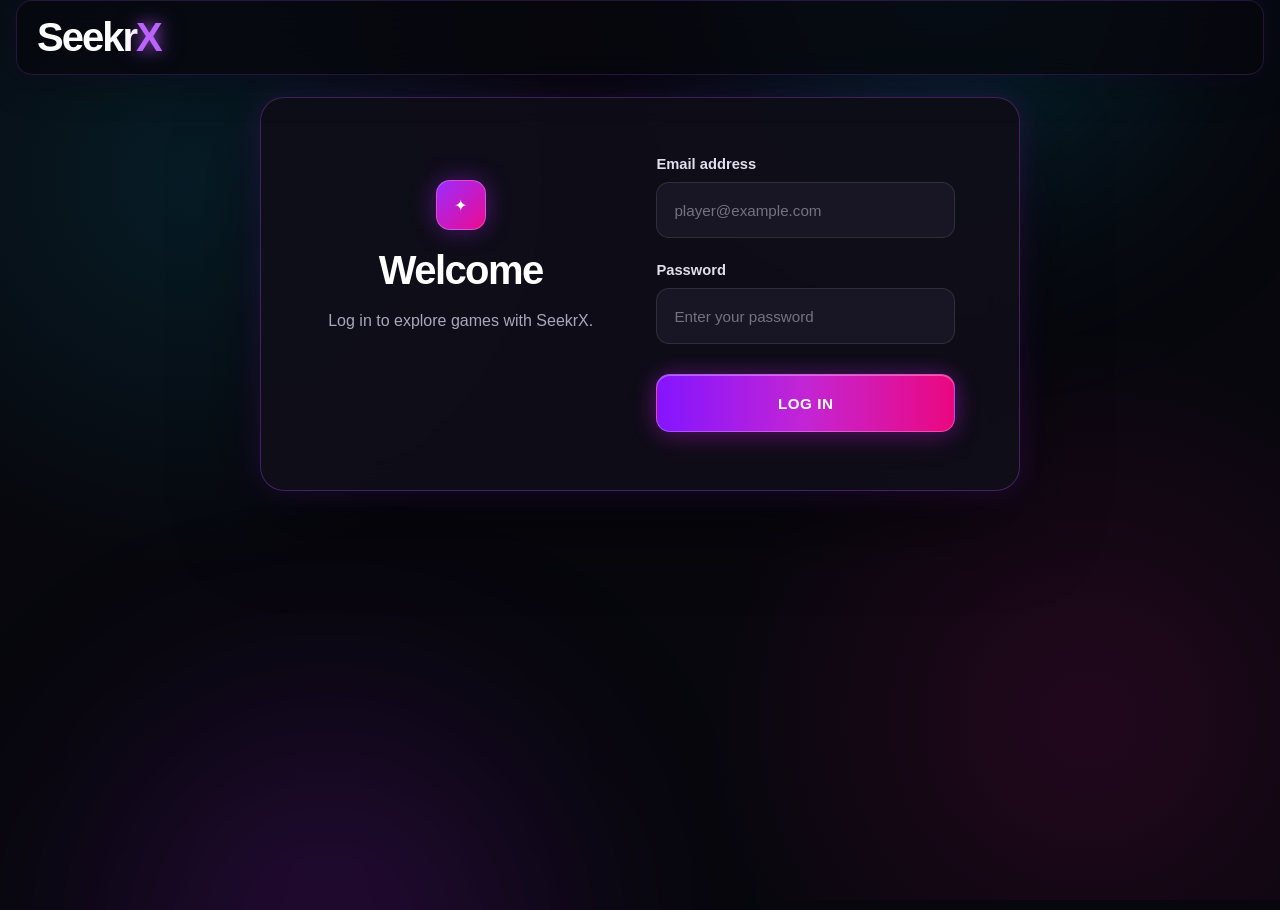
<file: src/index.html>
<!DOCTYPE html>
<html lang="en">
<head>
    <meta charset="UTF-8">
    <meta name="viewport" content="width=device-width, initial-scale=1.0">

    <title>SeekrX</title>

    <meta
        http-equiv="refresh"
        content="0; url=./front-end/pages/login-page/login.html"
    >
</head>

<body>
    <p>
        Loading…
        <a href="./front-end/pages/login-page/login.html">
            Click here if nothing happens.
        </a>
    </p>
</body>
</html>
</file>
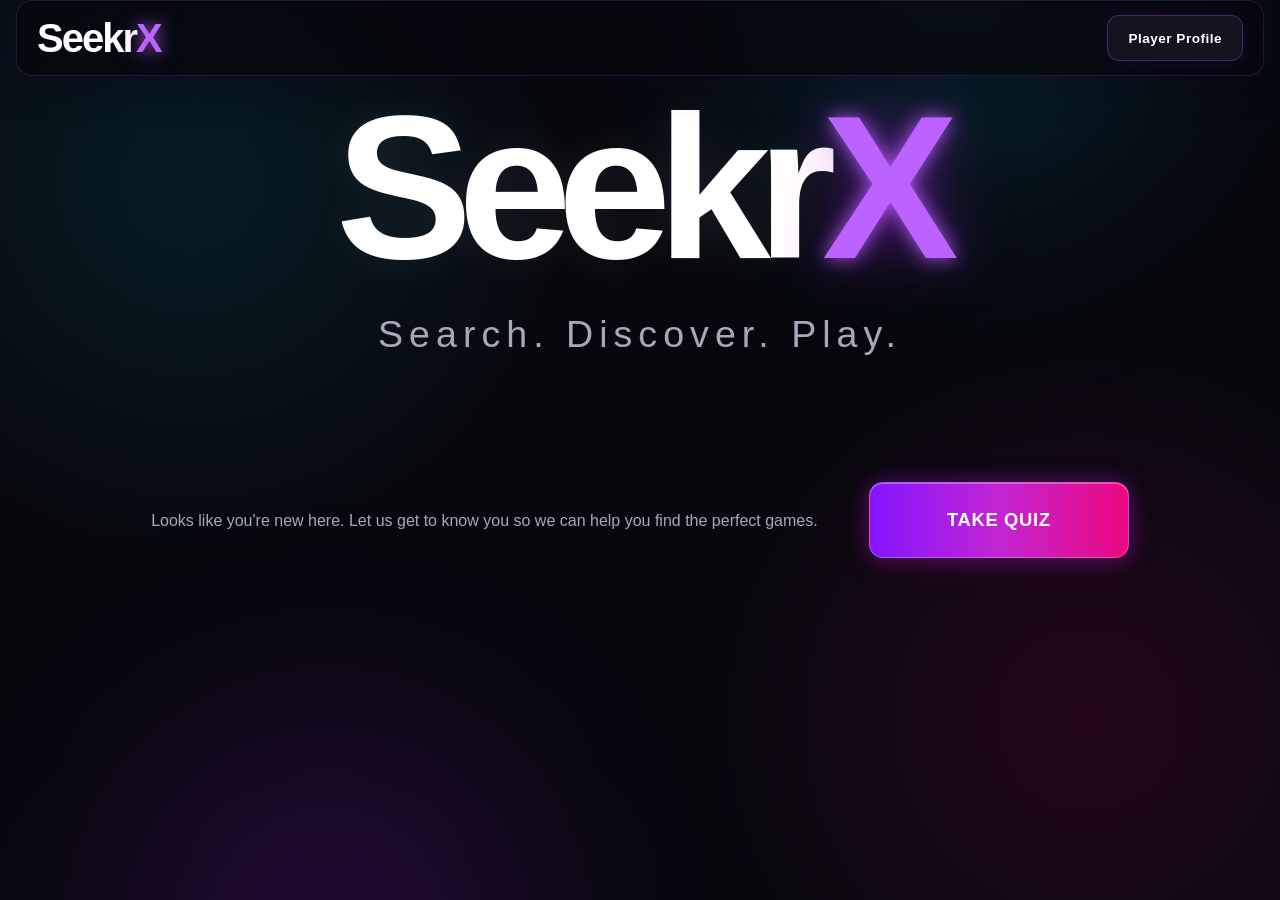
<file: src/front-end/pages/home-page/home.html>
<!DOCTYPE html>
<html lang="en">

<head>
    <meta charset="UTF-8">
    <meta
        name="viewport"
        content="width=device-width, initial-scale=1.0"
    >

    <title>Home | SeekrX</title>

    <link rel="stylesheet" href="../../common/styles/global.css">
    <link rel="stylesheet" href="./home.css">
</head>

<body>
    <div class="background-glow glow-one"></div>
    <div class="background-glow glow-two"></div>

    <div id="header-container"></div>

    <main class="home-main">
        <section class="hero" aria-labelledby="hero-title">
            <div class="hero-brand">
                <h1 id="hero-title" class="hero-title">Seekr<span>X</span></h1>
                <p class="hero-slogan">Search. Discover. Play.</p>
            </div>

            <div class="new-user-prompt">
                <p>Looks like you're new here. Let us get to know you so we can help you find the perfect games.</p>
                <a href="../quiz-page/quiz.html" class="primary-button quiz-button">
                    Take Quiz
                </a>
            </div>

            <div class="returning-user-prompt" hidden>
                <h2>Recommendations</h2>
                <p class="recommendations-intro">Games ranked for your player profile.</p>
                <p id="recommendation-status" class="recommendation-status">Finding your matches...</p>
                <div id="recommendation-grid" class="recommendation-grid"></div>
            </div>
        </section>
    </main>

    <script
        type="module"
        src="../../common/header/header.js"
    ></script>
    <script src="../../../back-end/js/quiz.js"></script>
    <script src="../../../back-end/js/recommend.js"></script>
    <script src="./home.js"></script>
</body>

</html>
</file>
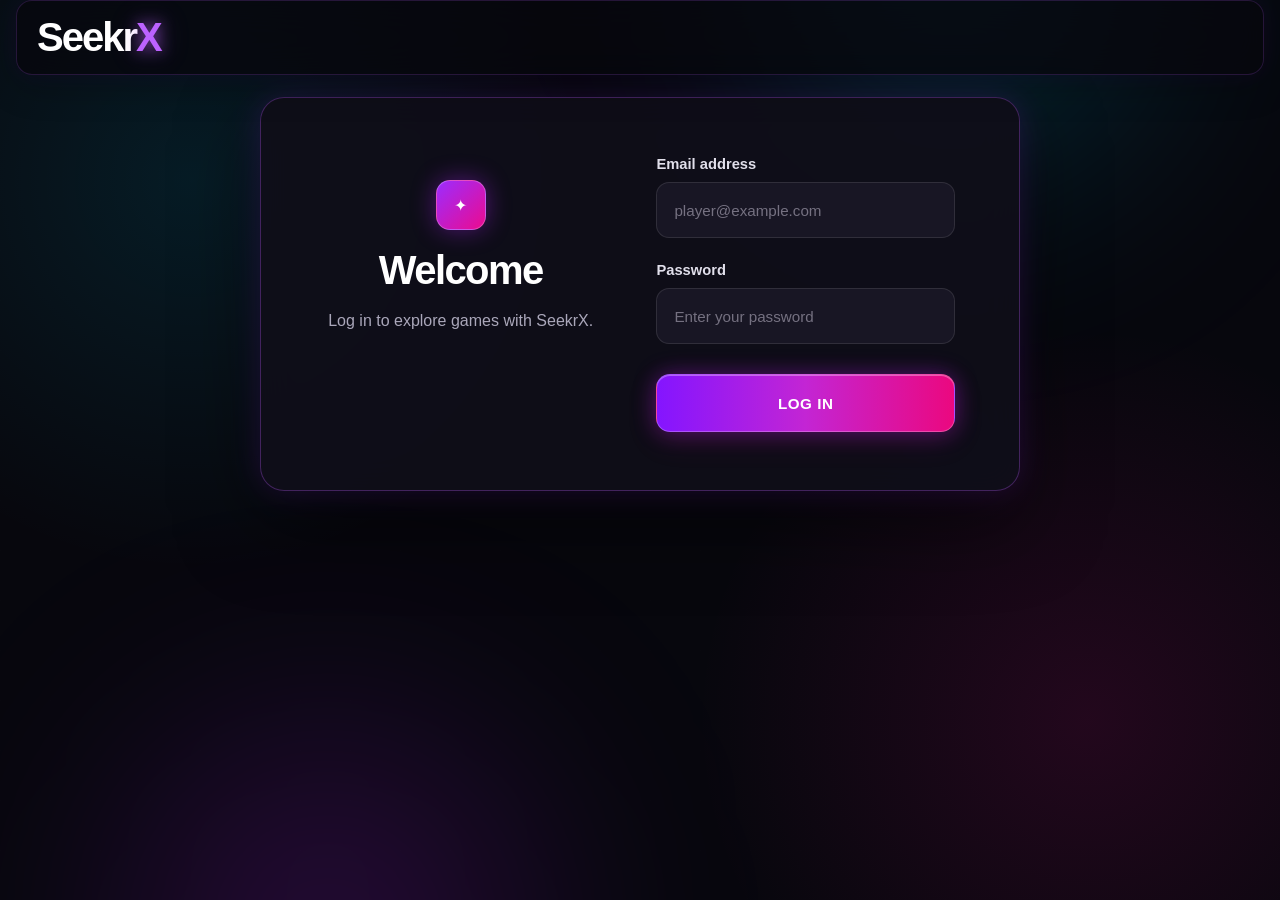
<file: src/front-end/pages/login-page/login.html>
<!DOCTYPE html>
<html lang="en">

<head>
    <meta charset="UTF-8">
    <meta name="viewport" content="width=device-width, initial-scale=1.0">

    <title>Log In | SeekrX</title>

    <link rel="stylesheet" href="../../common/styles/global.css">
    <link rel="stylesheet" href="./login.css">
</head>

<script type="module" src="../../common/header/header.js"></script>

<body>
    <!-- Decorative background glows -->
    <div class="background-glow glow-one"></div>
    <div class="background-glow glow-two"></div>

    <div id="header-container"></div>

    <main class="login-page">
        <section class="login-card">
            <div class="login-heading">
                <div class="login-icon">✦</div>

                <h1>Welcome</h1>

                <p>Log in to explore games with SeekrX.</p>
            </div>

            <!-- Keep your current destination path in the action -->
            <form action="../home-page/home.html" method="get">
                <div class="form-group">
                    <label for="email">Email address</label>

                    <input class="form-input" type="email" id="email" name="email" placeholder="player@example.com"
                        autocomplete="email" required>
                </div>

                <div class="form-group">
                    <label for="password">Password</label>

                    <input class="form-input" type="password" id="password" name="password"
                        placeholder="Enter your password" autocomplete="current-password" required>
                </div>

                <button type="submit" class="primary-button login-button">
                    Log In
                </button>
            </form>
        </section>
    </main>


</body>

</html>
</file>
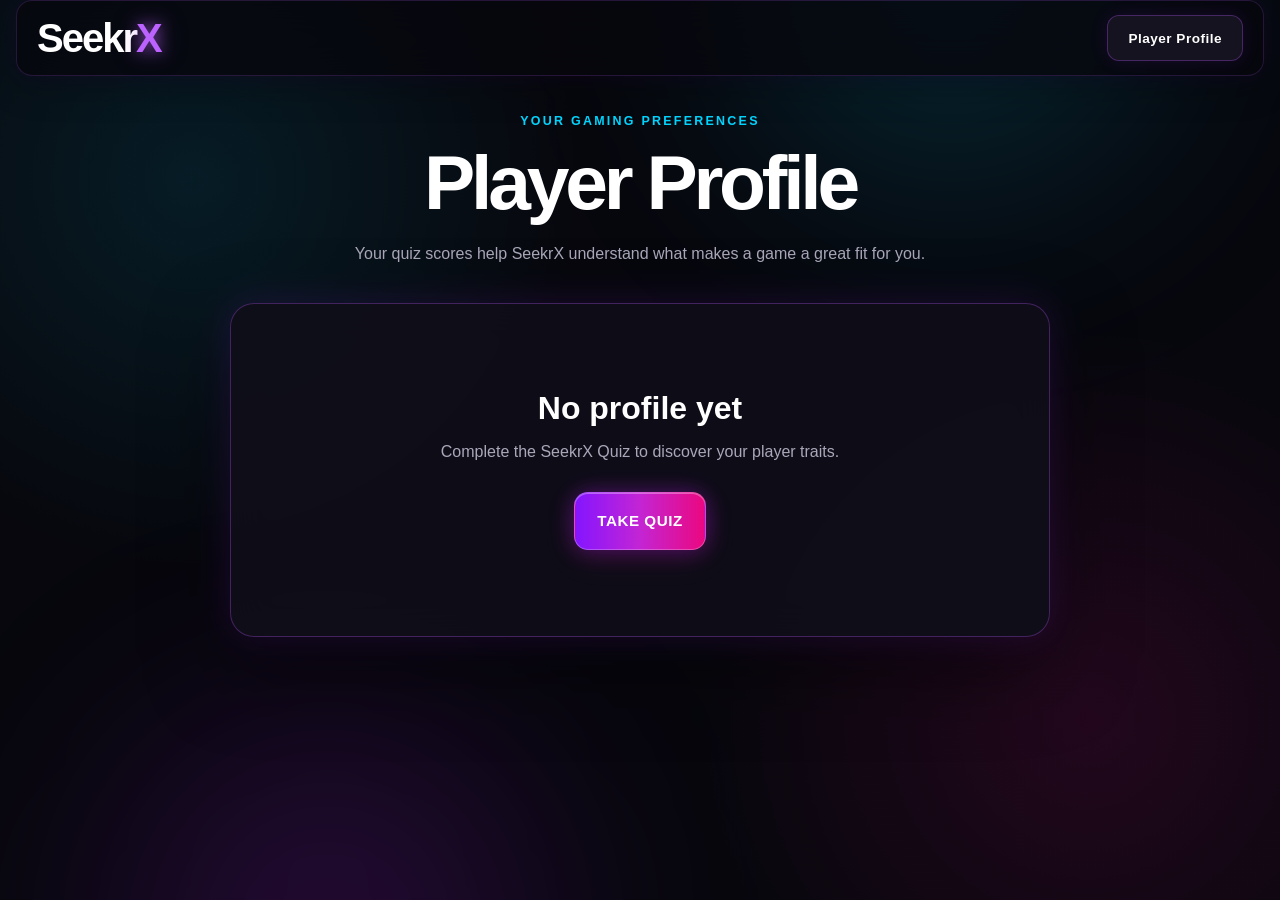
<file: src/front-end/pages/profile-page/profile.html>
<!DOCTYPE html>
<html lang="en">

<head>
    <meta charset="UTF-8">
    <meta name="viewport" content="width=device-width, initial-scale=1.0">

    <title>Player Profile | SeekrX</title>

    <link rel="stylesheet" href="../../common/styles/global.css">
    <link rel="stylesheet" href="./profile.css">
</head>

<body>
    <div class="background-glow glow-one"></div>
    <div class="background-glow glow-two"></div>

    <div id="header-container"></div>

    <main class="profile-page">
        <header class="profile-heading">
            <p class="eyebrow">Your gaming preferences</p>
            <h1>Player Profile</h1>
            <p>Your quiz scores help SeekrX understand what makes a game a great fit for you.</p>
        </header>

        <section class="profile-card" aria-live="polite">
            <div id="profile-results"></div>

            <div id="empty-profile" hidden>
                <h2>No profile yet</h2>
                <p>Complete the SeekrX Quiz to discover your player traits.</p>
                <a class="primary-button" href="../quiz-page/quiz.html">Take Quiz</a>
            </div>
        </section>
    </main>

    <script type="module" src="../../common/header/header.js"></script>
    <script src="../../../back-end/js/quiz.js"></script>
    <script src="./profile.js"></script>
</body>

</html>
</file>
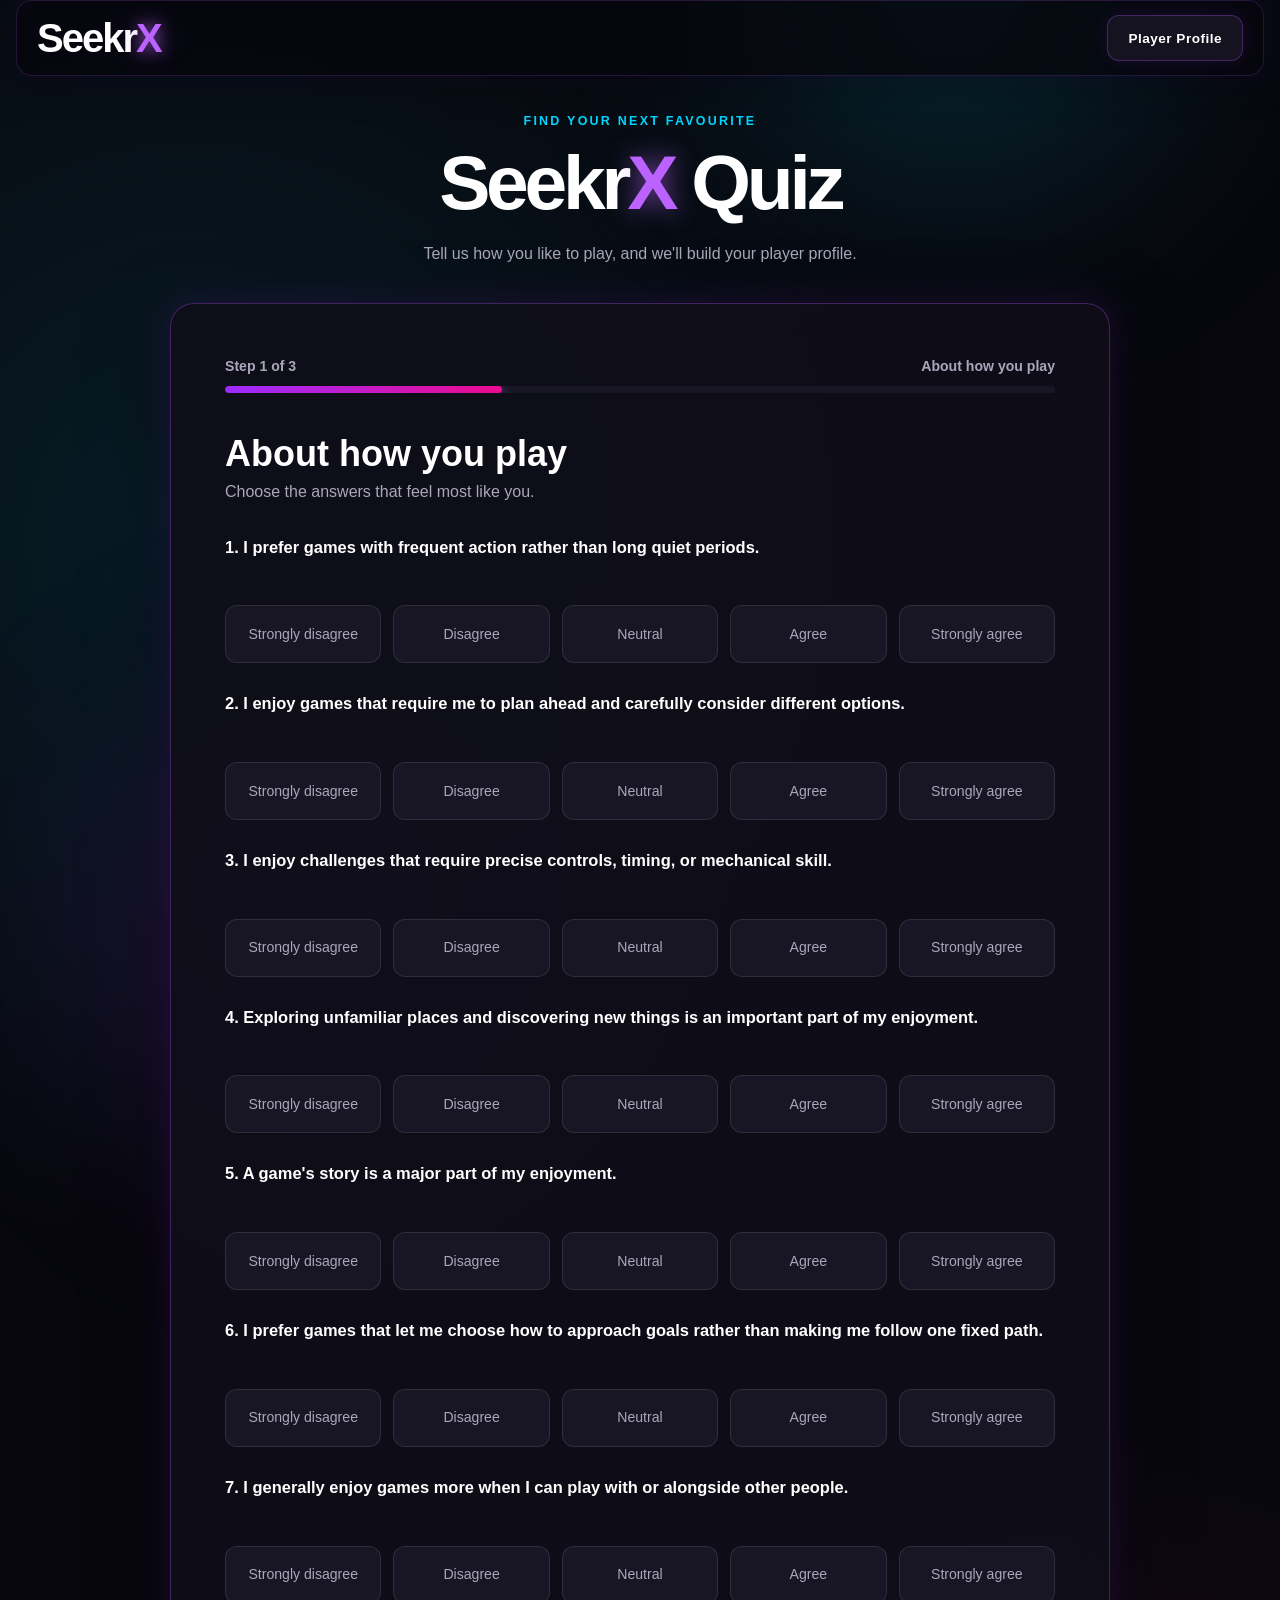
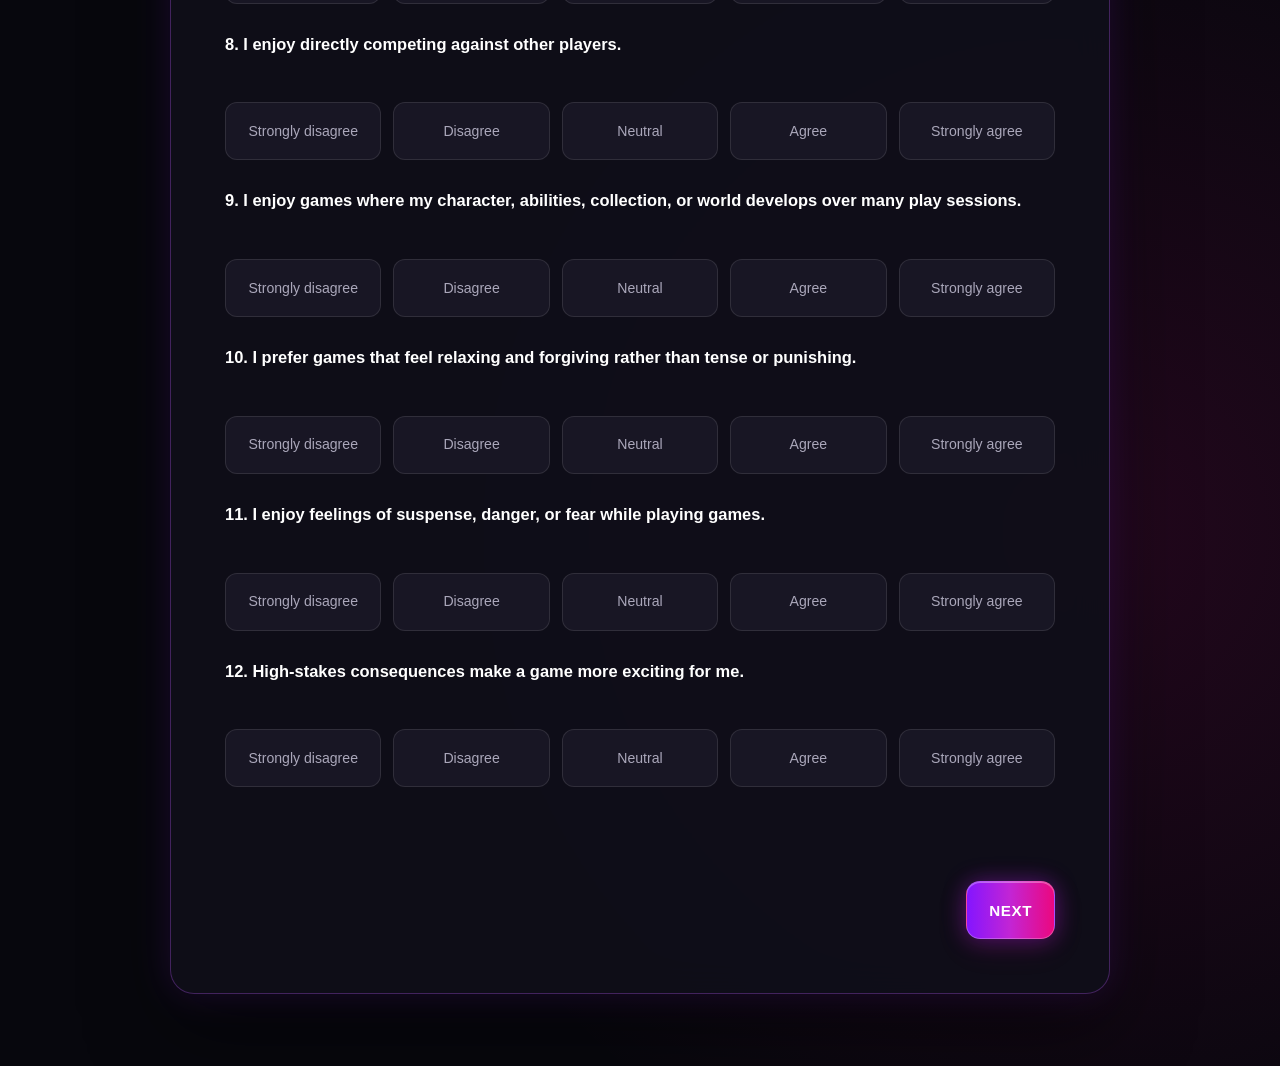
<file: src/front-end/pages/quiz-page/quiz.html>
<!DOCTYPE html>
<html lang="en">

<head>
    <meta charset="UTF-8">
    <meta name="viewport" content="width=device-width, initial-scale=1.0">

    <title>SeekrX Quiz</title>

    <link rel="stylesheet" href="../../common/styles/global.css">
    <link rel="stylesheet" href="./quiz.css">
</head>

<body>
    <div class="background-glow glow-one"></div>
    <div class="background-glow glow-two"></div>

    <div id="header-container"></div>

    <main class="quiz-page">
        <header class="quiz-heading">
            <p class="eyebrow">Find your next favourite</p>
            <h1>Seekr<span>X</span> Quiz</h1>
            <p>Tell us how you like to play, and we'll build your player profile.</p>
        </header>

        <section class="quiz-card" aria-live="polite">
            <div class="progress-header">
                <p id="step-label">Step 1 of 3</p>
                <p id="section-label"></p>
            </div>
            <div class="progress-track" aria-hidden="true">
                <div id="progress-bar" class="progress-bar"></div>
            </div>

            <form id="quiz-form" novalidate>
                <div id="questions-container"></div>
                <p id="form-message" class="form-message" role="alert"></p>

                <div class="quiz-actions">
                    <button id="back-button" class="secondary-button" type="button">Back</button>
                    <button id="next-button" class="primary-button" type="button">Next</button>
                    <button id="finish-button" class="primary-button" type="submit">See My Profile</button>
                </div>
            </form>

            <div id="results" class="results" hidden></div>
        </section>
    </main>

    <script type="module" src="../../common/header/header.js"></script>
    <script src="../../../back-end/js/quiz.js"></script>
    <script src="./quiz.js"></script>
</body>

</html>
</file>
<file: src/front-end/common/styles/global.css>
/* --------------------------------
   SeekrX global variables
-------------------------------- */

:root {
    --background: #07070d;
    --card-background: rgba(15, 14, 25, 0.94);
    --input-background: #181624;

    --text-primary: #ffffff;
    --text-secondary: #aaa7ba;
    --text-muted: #777486;

    --purple: #9c2cff;
    --light-purple: #bc62ff;
    --pink: #ec0b8f;
    --cyan: #00d5ff;

    --border: rgba(184, 88, 255, 0.3);
    --soft-border: rgba(255, 255, 255, 0.1);
}

/* --------------------------------
   Global reset
-------------------------------- */

* {
    box-sizing: border-box;
    margin: 0;
    padding: 0;
}

html {
    min-height: 100%;
}

body {
    min-height: 100vh;
    position: relative;
    overflow-x: hidden;

    color: var(--text-primary);

    background:
        radial-gradient(
            circle at 15% 20%,
            rgba(0, 213, 255, 0.1),
            transparent 30%
        ),
        radial-gradient(
            circle at 85% 80%,
            rgba(236, 11, 143, 0.12),
            transparent 30%
        ),
        var(--background);

    font-family:
        Inter,
        Arial,
        Helvetica,
        sans-serif;
}

/* Background grid */

body::before {
    content: "";
    position: fixed;
    inset: 0;
    z-index: -2;
    pointer-events: none;

    opacity: 0.2;

    background-image:
        linear-gradient(
            rgba(255, 255, 255, 0.025) 1px,
            transparent 1px
        ),
        linear-gradient(
            90deg,
            rgba(255, 255, 255, 0.025) 1px,
            transparent 1px
        );

    background-size: 50px 50px;
}

/* --------------------------------
   Reusable background glows
-------------------------------- */

.background-glow {
    position: fixed;
    z-index: -1;

    width: 400px;
    height: 400px;

    border-radius: 50%;
    filter: blur(120px);
    pointer-events: none;
}

.glow-one {
    top: -220px;
    right: 10%;

    background: rgba(0, 213, 255, 0.17);
}

.glow-two {
    bottom: -230px;
    left: 10%;

    background: rgba(185, 31, 255, 0.18);
}

/* --------------------------------
   Reusable form controls
-------------------------------- */

.form-group {
    margin-bottom: 24px;
}

.form-group label {
    display: block;
    margin-bottom: 10px;

    color: #e1dfeb;

    font-size: 0.92rem;
    font-weight: 650;
}

.form-input {
    width: 100%;
    min-height: 56px;
    padding: 0 17px;

    color: white;
    caret-color: var(--light-purple);

    border: 1px solid var(--soft-border);
    border-radius: 13px;
    outline: none;

    background: var(--input-background);

    font: inherit;
    font-size: 0.95rem;

    transition:
        border-color 180ms ease,
        box-shadow 180ms ease,
        background 180ms ease;
}

.form-input::placeholder {
    color: #757181;
}

.form-input:focus {
    border-color: rgba(188, 98, 255, 0.85);

    background: #191727;

    box-shadow:
        0 0 0 4px rgba(156, 44, 255, 0.11),
        0 0 20px rgba(156, 44, 255, 0.15);
}

/* --------------------------------
   Reusable primary button
-------------------------------- */

.primary-button {
    min-height: 58px;
    padding: 0 22px;

    display: inline-flex;
    align-items: center;
    justify-content: center;

    color: white;

    border: 1px solid rgba(255, 255, 255, 0.26);
    border-radius: 14px;

    background: linear-gradient(
        90deg,
        #8415ff,
        #c325d4,
        #eb087f
    );

    cursor: pointer;

    font: inherit;
    font-size: 0.95rem;
    font-weight: 800;
    letter-spacing: 0.035em;
    text-decoration: none;
    text-transform: uppercase;

    box-shadow:
        0 0 22px rgba(176, 32, 255, 0.34),
        0 8px 30px rgba(213, 0, 133, 0.15),
        inset 0 1px rgba(255, 255, 255, 0.32);

    transition:
        transform 180ms ease,
        box-shadow 180ms ease;
}

.primary-button:hover {
    transform: translateY(-2px);

    box-shadow:
        0 0 30px rgba(176, 32, 255, 0.47),
        0 12px 35px rgba(213, 0, 133, 0.22);
}

.primary-button:active {
    transform: translateY(0);
}
</file>
<file: src/front-end/pages/home-page/home.css>
.home-main {
    width: min(1200px, calc(100% - 48px));
    margin: 0 auto;
}

.hero {
    min-height: calc(100vh - 132px);
    padding: clamp(28px, 5vh, 60px) 0 160px;

    display: flex;
    flex-direction: column;
    align-items: center;

    text-align: center;
}

.hero-brand {
    margin-top: -48px;
}

.hero-title {
    color: var(--text-primary);

    font-size: clamp(6rem, 16vw, 13rem);
    font-weight: 850;
    letter-spacing: -0.07em;
    line-height: 0.9;

    text-shadow: 0 0 42px rgba(255, 255, 255, 0.08);
}

.hero-title span {
    color: var(--light-purple);

    text-shadow:
        0 0 18px rgba(188, 98, 255, 0.85),
        0 0 48px rgba(156, 44, 255, 0.5),
        0 0 90px rgba(236, 11, 143, 0.22);
}

.hero-slogan {
    margin-top: clamp(22px, 4vw, 34px);

    color: var(--text-secondary);

    font-size: clamp(1.4rem, 3.25vw, 2.35rem);
    font-weight: 500;
    letter-spacing: 0.16em;
}

.new-user-prompt {
    width: 100%;
    margin-top: clamp(90px, 14vh, 150px);

    display: flex;
    flex-direction: row;
    align-items: center;
    justify-content: center;
    gap: clamp(28px, 4vw, 56px);

    color: var(--text-secondary);
    font-size: 1rem;
}

.new-user-prompt p {
    line-height: 1.7;
    white-space: nowrap;
}

.quiz-button {
    min-width: 260px;
    min-height: 76px;
    padding: 0 38px;

    font-size: 1.15rem;
}

.returning-user-prompt {
    width: 100%;
    margin-top: clamp(90px, 14vh, 150px);
}

.returning-user-prompt h2 {
    font-size: clamp(2rem, 5vw, 3.75rem);
    letter-spacing: -0.045em;
}

.recommendations-intro {
    margin-top: 10px;
    color: var(--text-secondary);
    line-height: 1.6;
}

.recommendation-status {
    margin-top: 32px;
    color: var(--text-secondary);
}

.recommendation-status.error {
    color: #ff83c2;
}

.recommendation-grid {
    margin-top: 34px;
    display: grid;
    grid-template-columns: repeat(3, minmax(0, 1fr));
    gap: 20px;
    text-align: left;
}

.game-card {
    min-width: 0;
    padding: 24px;
    display: flex;
    flex-direction: column;
    border: 1px solid var(--soft-border);
    border-radius: 18px;
    background: var(--card-background);
    box-shadow: 0 18px 45px rgba(0, 0, 0, 0.3);
    transition: border-color 180ms ease, box-shadow 180ms ease, transform 180ms ease;
}

.game-card:hover {
    border-color: var(--border);
    box-shadow: 0 0 26px rgba(156, 44, 255, 0.13), 0 22px 50px rgba(0, 0, 0, 0.38);
    transform: translateY(-3px);
}

.game-card-header {
    margin-bottom: 14px;
    display: flex;
    align-items: flex-start;
    justify-content: space-between;
    gap: 16px;
}

.game-card h3 {
    font-size: 1.28rem;
    line-height: 1.25;
}

.match-score {
    flex: 0 0 auto;
    padding: 6px 9px;
    color: white;
    border: 1px solid rgba(188, 98, 255, 0.55);
    border-radius: 99px;
    background: rgba(156, 44, 255, 0.18);
    font-size: 0.74rem;
    font-weight: 800;
    box-shadow: 0 0 14px rgba(156, 44, 255, 0.16);
}

.game-description {
    margin-bottom: 20px;
    color: var(--text-secondary);
    font-size: 0.9rem;
    line-height: 1.6;
}

.game-details {
    margin-top: auto;
    color: var(--text-muted);
    font-size: 0.77rem;
    line-height: 1.55;
}

.game-genres {
    margin-bottom: 7px;
    color: var(--light-purple);
    font-weight: 700;
    text-transform: capitalize;
}

[hidden] {
    display: none !important;
}

@media (max-width: 550px) {
    .home-main {
        width: calc(100% - 32px);
    }

    .hero {
        min-height: calc(100vh - 102px);
        padding-top: 32px;
    }

    .hero-brand {
        margin-top: -36px;
    }

    .hero-slogan {
        letter-spacing: 0.1em;
    }

    .new-user-prompt {
        gap: 18px;
    }

    .new-user-prompt p {
        font-size: clamp(0.55rem, 2.3vw, 0.8rem);
    }

    .quiz-button {
        min-width: 170px;
        min-height: 66px;
        padding: 0 24px;
    }

    .recommendation-grid {
        grid-template-columns: 1fr;
    }
}

@media (min-width: 551px) and (max-width: 900px) {
    .recommendation-grid {
        grid-template-columns: repeat(2, minmax(0, 1fr));
    }
}
</file>
<file: src/front-end/pages/login-page/login.css>
.login-page {
    width: min(1200px, calc(100% - 48px));
    margin: 10px auto 50px;
}

.login-card {
    width: min(100%, 760px);
    min-height: 300px;
    margin: 0 auto;
    padding: 58px 64px;

    display: grid;
    grid-template-columns: 1fr 1.1fr;
    column-gap: 60px;
    align-items: start;

    border: 1px solid var(--border);
    border-radius: 24px;

    background: var(--card-background);

    box-shadow:
        0 0 30px rgba(156, 44, 255, 0.17),
        0 30px 80px rgba(0, 0, 0, 0.55);

    backdrop-filter: blur(18px);
}

.login-heading {
    margin-top: 24px;
    text-align: center;
}

.login-icon {
    width: 50px;
    height: 50px;
    margin: 0 auto 18px;

    display: grid;
    place-items: center;

    border: 1px solid rgba(255, 255, 255, 0.25);
    border-radius: 14px;

    background: linear-gradient(
        135deg,
        var(--purple),
        var(--pink)
    );

    box-shadow: 0 0 24px rgba(181, 36, 255, 0.4);
}

.login-heading h1 {
    margin-bottom: 14px;

    font-size: 2.5rem;
    letter-spacing: -0.04em;
}

.login-heading p {
    color: var(--text-secondary);
    line-height: 1.7;
}

.login-button {
    width: 100%;
    margin-top: 6px;
}

@media (max-width: 700px) {
    .login-card {
        grid-template-columns: 1fr;
        gap: 36px;

        padding: 42px 28px;
    }

    .login-heading {
        margin-top: 0;
    }
}
</file>
<file: src/front-end/pages/profile-page/profile.css>
.profile-page {
    width: min(820px, calc(100% - 48px));
    margin: 0 auto;
    padding: 16px 0 72px;
}

.profile-heading {
    margin-bottom: 36px;
    text-align: center;
}

.eyebrow {
    margin-bottom: 10px;
    color: var(--cyan);
    font-size: 0.78rem;
    font-weight: 800;
    letter-spacing: 0.18em;
    text-transform: uppercase;
}

.profile-heading h1 {
    margin-bottom: 14px;
    font-size: clamp(2.8rem, 7vw, 4.8rem);
    letter-spacing: -0.055em;
}

.profile-heading > p:last-child,
#empty-profile p {
    color: var(--text-secondary);
    line-height: 1.65;
}

.profile-card {
    padding: clamp(30px, 6vw, 58px);
    border: 1px solid var(--border);
    border-radius: 24px;
    background: var(--card-background);
    box-shadow: 0 0 35px rgba(156, 44, 255, 0.15), 0 30px 80px rgba(0, 0, 0, 0.5);
    backdrop-filter: blur(18px);
}

.profile-intro {
    margin-bottom: 30px;
    color: var(--text-secondary);
    line-height: 1.6;
}

.trait-row {
    margin: 21px 0;
}

.trait-labels {
    margin-bottom: 9px;
    display: flex;
    justify-content: space-between;
    gap: 20px;
    font-size: 0.9rem;
}

.trait-score {
    color: var(--text-secondary);
}

.trait-track {
    height: 11px;
    overflow: hidden;
    border-radius: 99px;
    background: var(--input-background);
}

.trait-fill {
    height: 100%;
    border-radius: inherit;
    background: linear-gradient(90deg, var(--cyan), var(--purple), var(--pink));
    box-shadow: 0 0 12px rgba(156, 44, 255, 0.35);
}

.profile-actions {
    margin-top: 38px;
    display: flex;
    flex-wrap: wrap;
    gap: 14px;
}

.secondary-button {
    min-height: 58px;
    padding: 0 24px;
    display: inline-flex;
    align-items: center;
    justify-content: center;
    color: var(--text-primary);
    border: 1px solid var(--soft-border);
    border-radius: 14px;
    background: var(--input-background);
    font-weight: 750;
    text-decoration: none;
}

#empty-profile {
    padding: 28px 0;
    text-align: center;
}

#empty-profile h2 {
    margin-bottom: 12px;
    font-size: 2rem;
}

#empty-profile .primary-button {
    margin-top: 26px;
}

[hidden] {
    display: none !important;
}

@media (max-width: 550px) {
    .profile-page {
        width: calc(100% - 32px);
    }

    .profile-actions a {
        width: 100%;
    }
}
</file>
<file: src/front-end/pages/quiz-page/quiz.css>
.quiz-page {
    width: min(940px, calc(100% - 48px));
    margin: 0 auto;
    padding: 16px 0 72px;
}

.quiz-heading {
    margin-bottom: 36px;
    text-align: center;
}

.eyebrow {
    margin-bottom: 10px;
    color: var(--cyan);
    font-size: 0.78rem;
    font-weight: 800;
    letter-spacing: 0.18em;
    text-transform: uppercase;
}

.quiz-heading h1 {
    margin-bottom: 14px;
    font-size: clamp(2.8rem, 7vw, 4.8rem);
    letter-spacing: -0.055em;
}

.quiz-heading h1 span {
    color: var(--light-purple);
    text-shadow: 0 0 25px rgba(188, 98, 255, 0.65);
}

.quiz-heading > p:last-child {
    color: var(--text-secondary);
    line-height: 1.6;
}

.quiz-card {
    padding: clamp(28px, 5vw, 54px);
    border: 1px solid var(--border);
    border-radius: 24px;
    background: var(--card-background);
    box-shadow: 0 0 35px rgba(156, 44, 255, 0.15), 0 30px 80px rgba(0, 0, 0, 0.5);
    backdrop-filter: blur(18px);
}

.progress-header {
    display: flex;
    justify-content: space-between;
    color: var(--text-secondary);
    font-size: 0.88rem;
    font-weight: 700;
}

.progress-track {
    height: 7px;
    margin: 12px 0 40px;
    overflow: hidden;
    border-radius: 99px;
    background: var(--input-background);
}

.progress-bar {
    width: 33.33%;
    height: 100%;
    border-radius: inherit;
    background: linear-gradient(90deg, var(--purple), var(--pink));
    box-shadow: 0 0 14px rgba(188, 98, 255, 0.6);
    transition: width 220ms ease;
}

.question-section h2 {
    margin-bottom: 8px;
    font-size: clamp(1.65rem, 4vw, 2.25rem);
}

.section-intro {
    margin-bottom: 34px;
    color: var(--text-secondary);
}

.question {
    min-width: 0;
    padding: 28px 0;
    border: 0;
    border-top: 1px solid var(--soft-border);
}

.question legend {
    width: 100%;
    margin-bottom: 18px;
    font-size: 1.03rem;
    font-weight: 700;
    line-height: 1.5;
}

.question-hint {
    display: block;
    margin-top: 7px;
    color: var(--text-muted);
    font-size: 0.82rem;
    font-weight: 500;
}

.option-grid {
    display: grid;
    grid-template-columns: repeat(2, minmax(0, 1fr));
    gap: 12px;
}

.likert-grid {
    grid-template-columns: repeat(5, minmax(0, 1fr));
}

.option input {
    position: absolute;
    opacity: 0;
    pointer-events: none;
}

.option label {
    min-height: 58px;
    padding: 14px 16px;
    display: flex;
    align-items: center;
    justify-content: center;
    color: var(--text-secondary);
    border: 1px solid var(--soft-border);
    border-radius: 12px;
    background: var(--input-background);
    cursor: pointer;
    font-size: 0.88rem;
    line-height: 1.35;
    text-align: center;
    transition: border-color 180ms ease, color 180ms ease, box-shadow 180ms ease;
}

.option input:checked + label {
    color: white;
    border-color: var(--light-purple);
    background: rgba(156, 44, 255, 0.18);
    box-shadow: 0 0 18px rgba(156, 44, 255, 0.2);
}

.option input:focus-visible + label {
    outline: 3px solid rgba(0, 213, 255, 0.55);
    outline-offset: 2px;
}

.question.missing legend {
    color: #ff83c2;
}

.form-message {
    min-height: 24px;
    margin-top: 18px;
    color: #ff83c2;
    text-align: center;
}

.quiz-actions {
    margin-top: 24px;
    display: flex;
    justify-content: space-between;
    gap: 16px;
}

.secondary-button {
    min-height: 58px;
    padding: 0 26px;
    color: var(--text-primary);
    border: 1px solid var(--soft-border);
    border-radius: 14px;
    background: var(--input-background);
    cursor: pointer;
    font: inherit;
    font-weight: 750;
}

.quiz-actions .primary-button {
    margin-left: auto;
}

.results h2 {
    margin-bottom: 10px;
    font-size: 2rem;
}

.results-intro {
    margin-bottom: 30px;
    color: var(--text-secondary);
}

.trait-row {
    margin: 18px 0;
}

.trait-labels {
    margin-bottom: 8px;
    display: flex;
    justify-content: space-between;
    font-size: 0.88rem;
}

.trait-labels span:last-child {
    color: var(--text-secondary);
}

.trait-track {
    height: 10px;
    overflow: hidden;
    border-radius: 99px;
    background: var(--input-background);
}

.trait-fill {
    height: 100%;
    border-radius: inherit;
    background: linear-gradient(90deg, var(--cyan), var(--purple), var(--pink));
}

.results .primary-button {
    margin-top: 30px;
}

[hidden] {
    display: none !important;
}

@media (max-width: 700px) {
    .quiz-page {
        width: calc(100% - 32px);
    }

    .option-grid,
    .likert-grid {
        grid-template-columns: 1fr;
    }

    .option label {
        justify-content: flex-start;
        text-align: left;
    }
}
</file>
